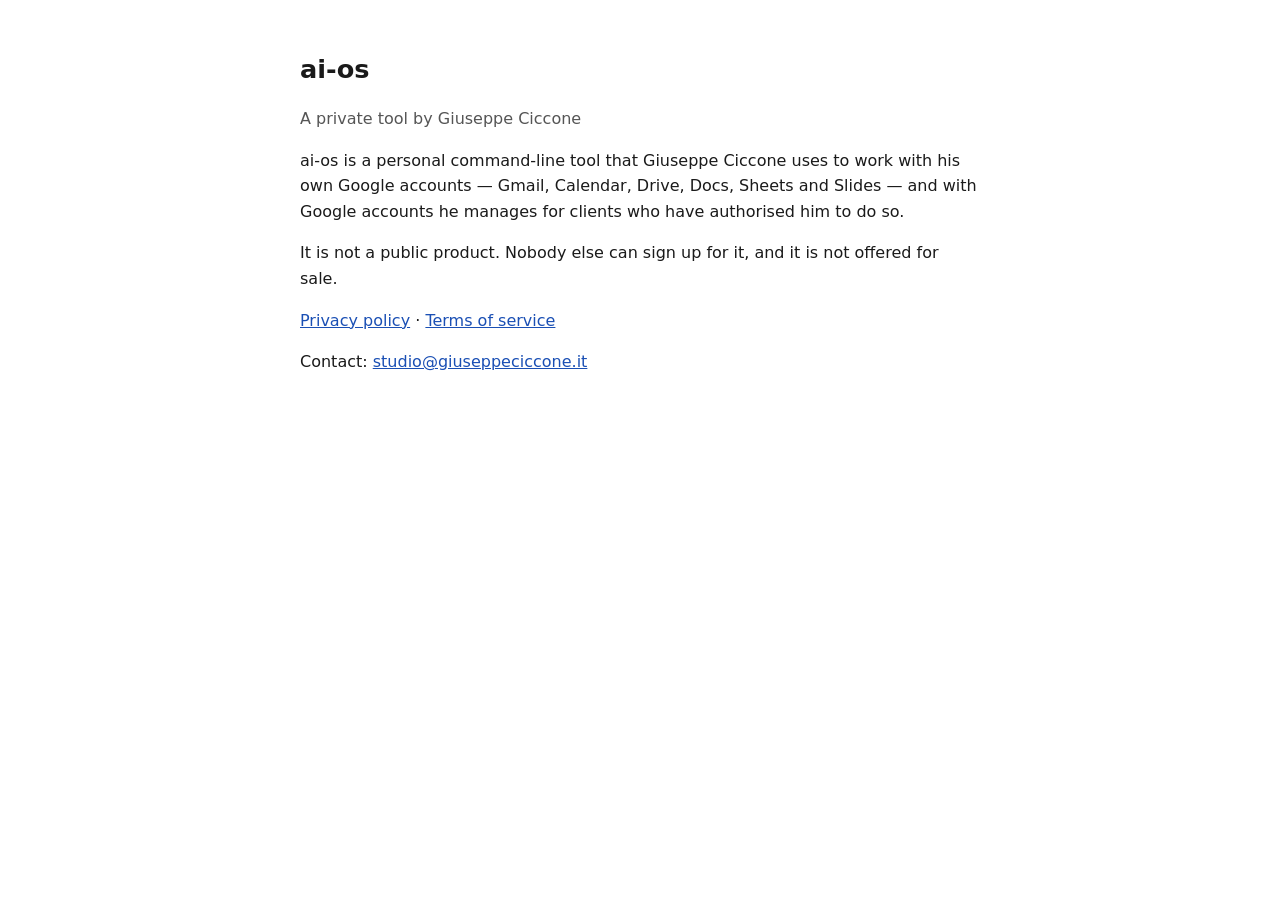
<file: ai-os/index.html>
<!doctype html><html lang="en"><head><meta charset="utf-8"><meta name="viewport" content="width=device-width,initial-scale=1"><title>ai-os</title><link rel="stylesheet" href="style.css"></head><body>
<h1>ai-os</h1>
<p class="meta">A private tool by Giuseppe Ciccone</p>
<p>ai-os is a personal command-line tool that Giuseppe Ciccone uses to work with his own Google accounts — Gmail, Calendar, Drive, Docs, Sheets and Slides — and with Google accounts he manages for clients who have authorised him to do so.</p>
<p>It is not a public product. Nobody else can sign up for it, and it is not offered for sale.</p>
<p><a href="privacy.html">Privacy policy</a> · <a href="terms.html">Terms of service</a></p>
<p>Contact: <a href="mailto:studio@giuseppeciccone.it">studio@giuseppeciccone.it</a></p>
</body></html>
</file>
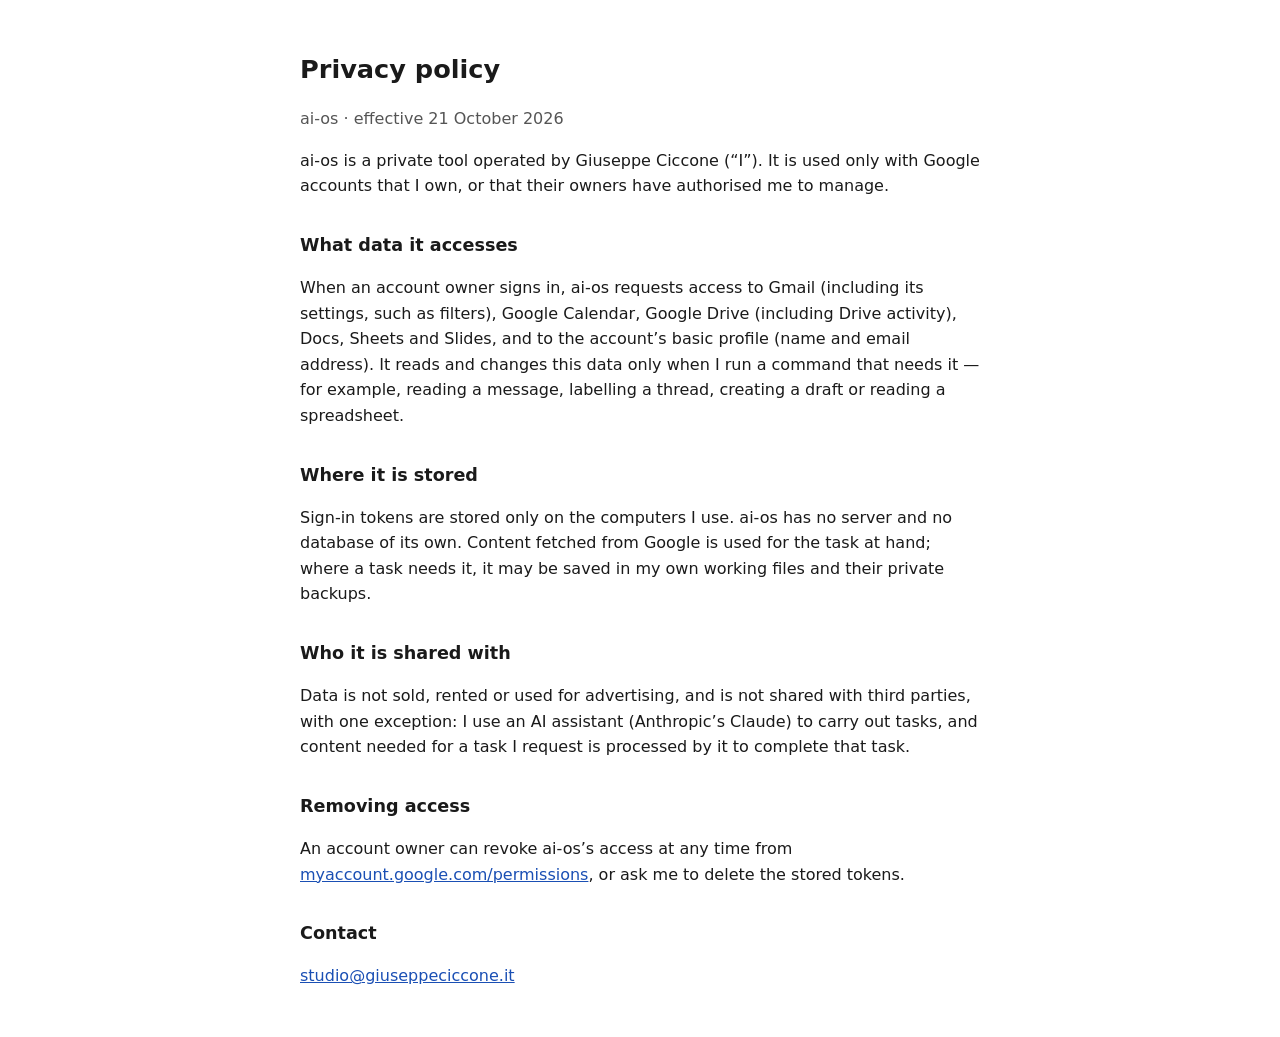
<file: ai-os/privacy.html>
<!doctype html><html lang="en"><head><meta charset="utf-8"><meta name="viewport" content="width=device-width,initial-scale=1"><title>ai-os privacy policy</title><link rel="stylesheet" href="style.css"></head><body>
<h1>Privacy policy</h1>
<p class="meta">ai-os · effective 21 October 2026</p>
<p>ai-os is a private tool operated by Giuseppe Ciccone (“I”). It is used only with Google accounts that I own, or that their owners have authorised me to manage.</p>
<h2>What data it accesses</h2>
<p>When an account owner signs in, ai-os requests access to Gmail (including its settings, such as filters), Google Calendar, Google Drive (including Drive activity), Docs, Sheets and Slides, and to the account’s basic profile (name and email address). It reads and changes this data only when I run a command that needs it — for example, reading a message, labelling a thread, creating a draft or reading a spreadsheet.</p>
<h2>Where it is stored</h2>
<p>Sign-in tokens are stored only on the computers I use. ai-os has no server and no database of its own. Content fetched from Google is used for the task at hand; where a task needs it, it may be saved in my own working files and their private backups.</p>
<h2>Who it is shared with</h2>
<p>Data is not sold, rented or used for advertising, and is not shared with third parties, with one exception: I use an AI assistant (Anthropic’s Claude) to carry out tasks, and content needed for a task I request is processed by it to complete that task.</p>
<h2>Removing access</h2>
<p>An account owner can revoke ai-os’s access at any time from <a href="https://myaccount.google.com/permissions">myaccount.google.com/permissions</a>, or ask me to delete the stored tokens.</p>
<h2>Contact</h2>
<p><a href="mailto:studio@giuseppeciccone.it">studio@giuseppeciccone.it</a></p>
</body></html>
</file>
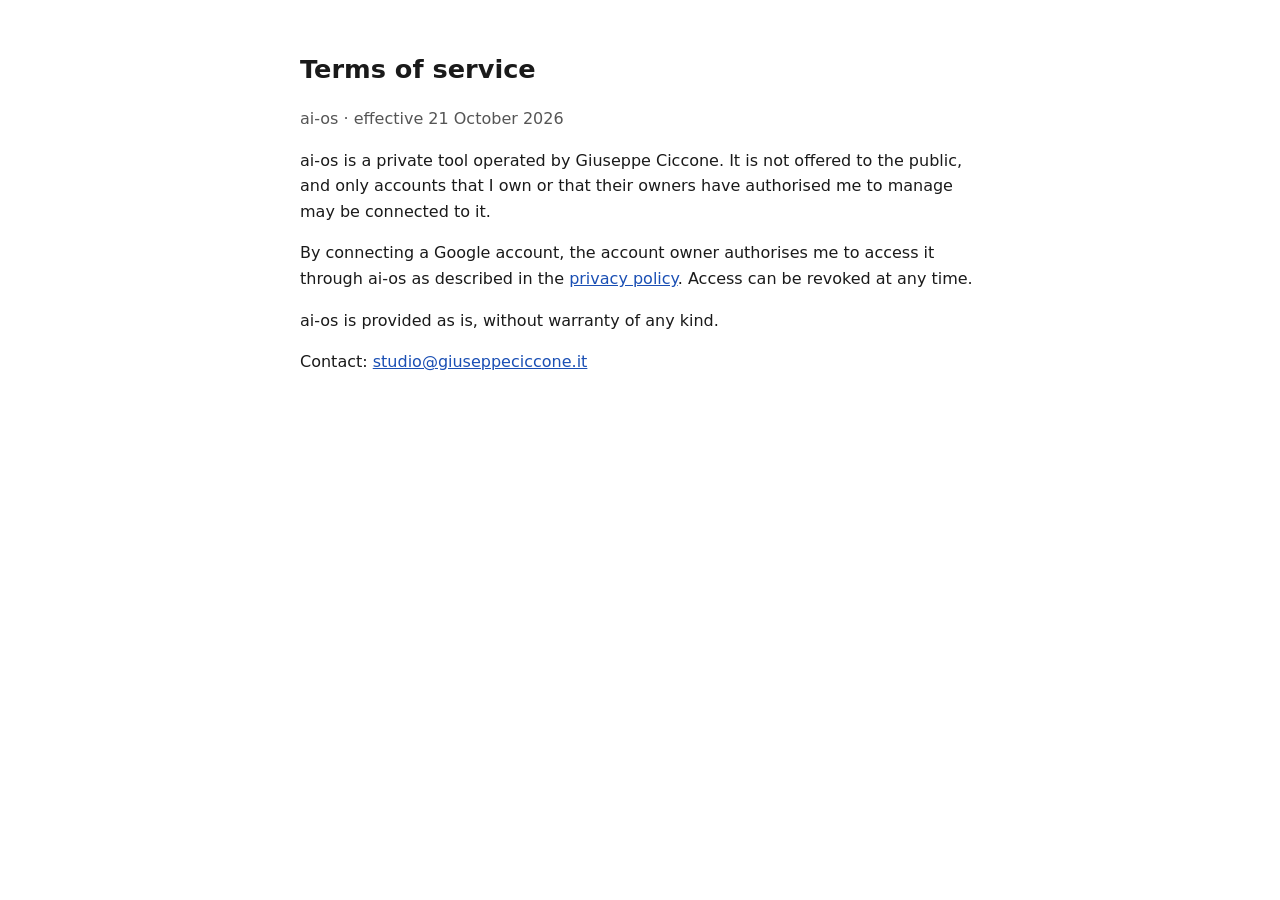
<file: ai-os/terms.html>
<!doctype html><html lang="en"><head><meta charset="utf-8"><meta name="viewport" content="width=device-width,initial-scale=1"><title>ai-os terms of service</title><link rel="stylesheet" href="style.css"></head><body>
<h1>Terms of service</h1>
<p class="meta">ai-os · effective 21 October 2026</p>
<p>ai-os is a private tool operated by Giuseppe Ciccone. It is not offered to the public, and only accounts that I own or that their owners have authorised me to manage may be connected to it.</p>
<p>By connecting a Google account, the account owner authorises me to access it through ai-os as described in the <a href="privacy.html">privacy policy</a>. Access can be revoked at any time.</p>
<p>ai-os is provided as is, without warranty of any kind.</p>
<p>Contact: <a href="mailto:studio@giuseppeciccone.it">studio@giuseppeciccone.it</a></p>
</body></html>
</file>
<file: ai-os/style.css>
:root{--bg:#fff;--fg:#1a1a1a;--muted:#555;--link:#1a4fb4}
@media (prefers-color-scheme:dark){:root{--bg:#141414;--fg:#e8e8e8;--muted:#a0a0a0;--link:#8ab4ff}}
body{background:var(--bg);color:var(--fg);font:16px/1.6 system-ui,-apple-system,sans-serif;max-width:680px;margin:0 auto;padding:32px 16px}
a{color:var(--link)}h1{font-size:1.6rem;margin-bottom:.2rem}h2{font-size:1.1rem;margin-top:2rem}.meta{color:var(--muted)}
</file>
